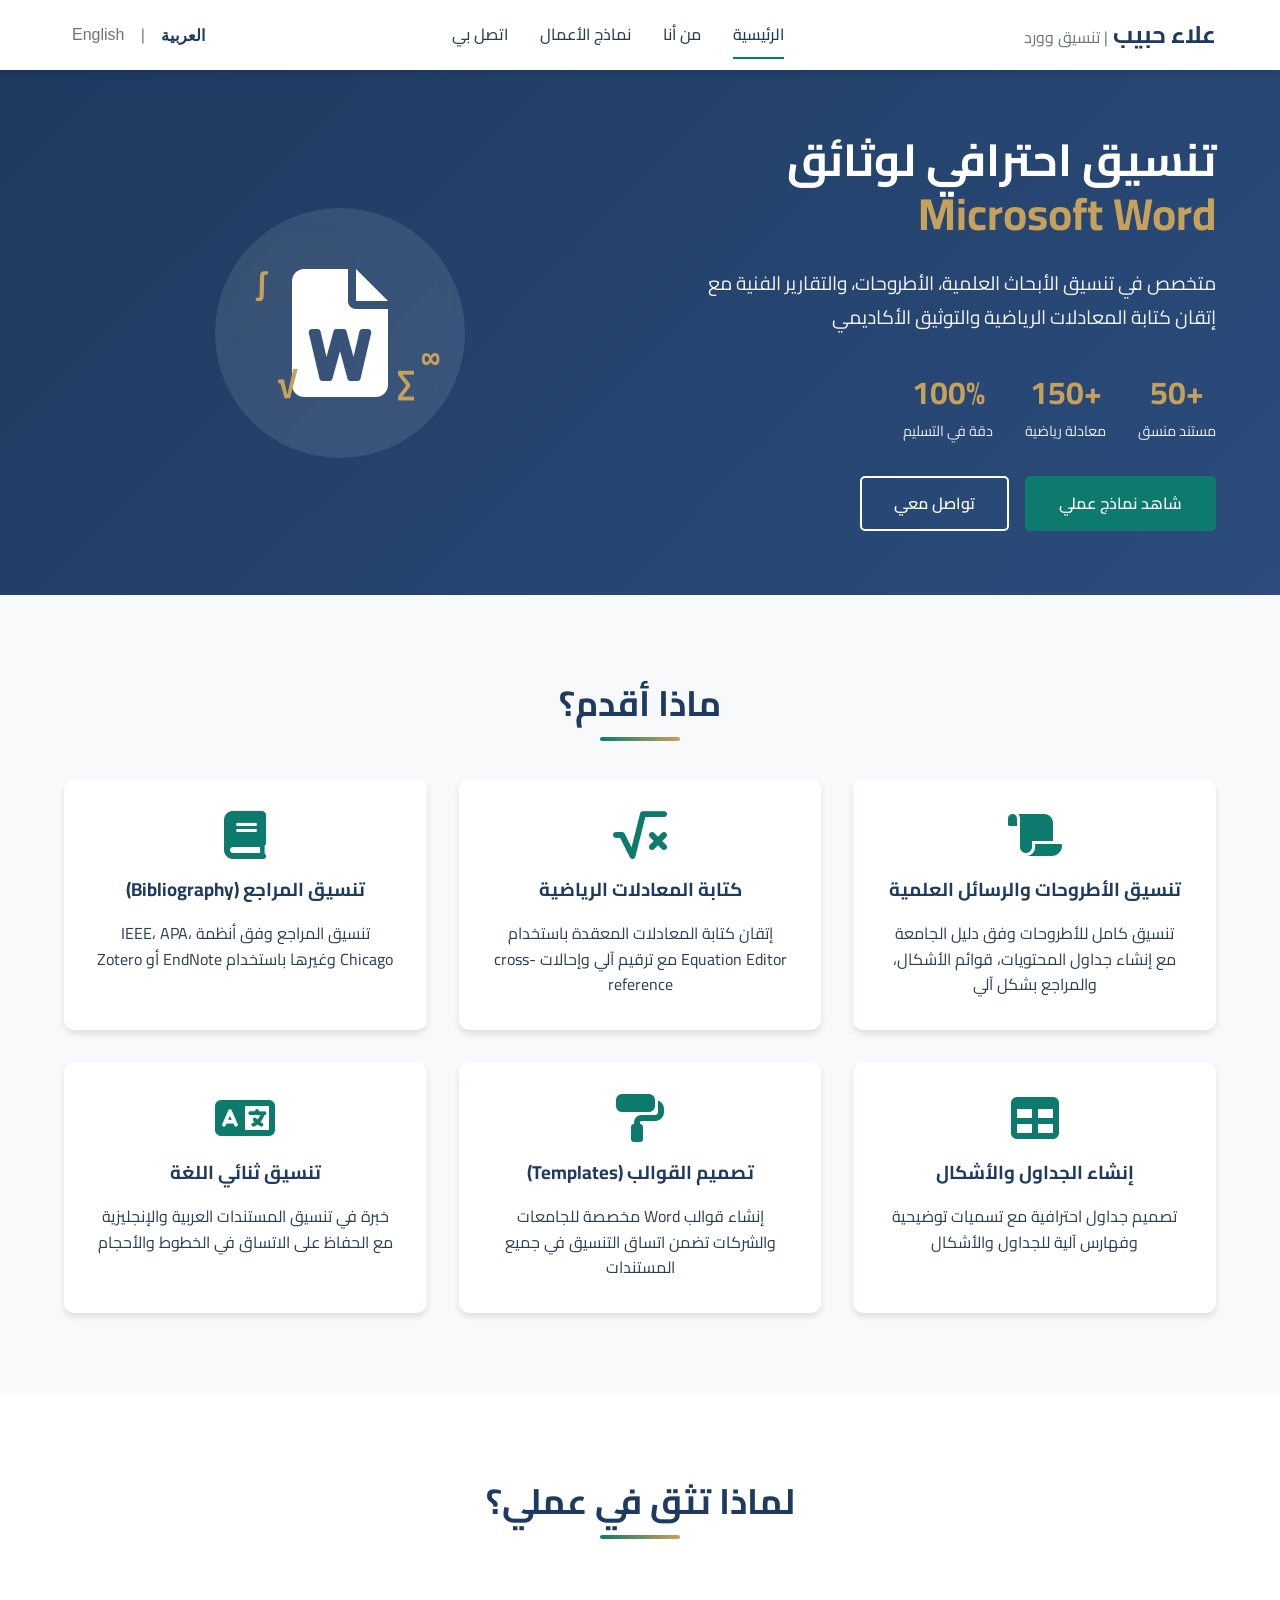
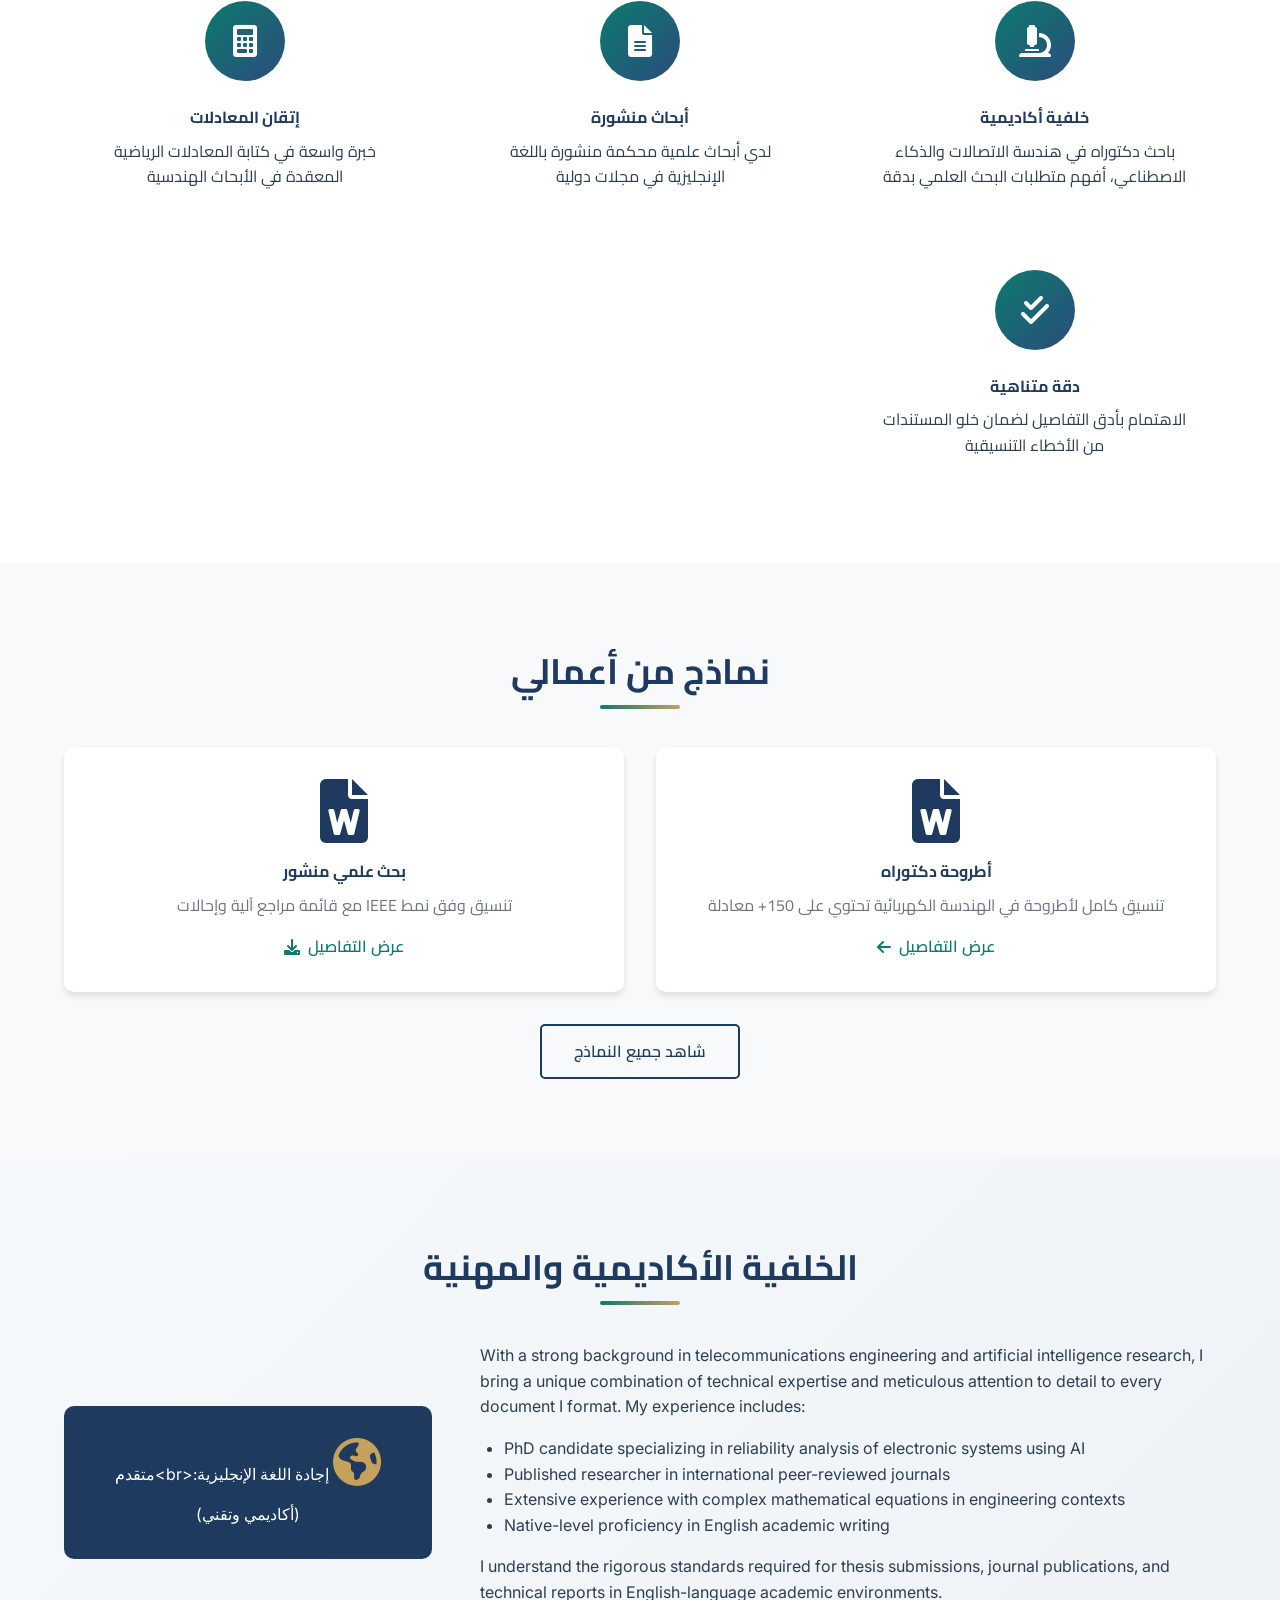
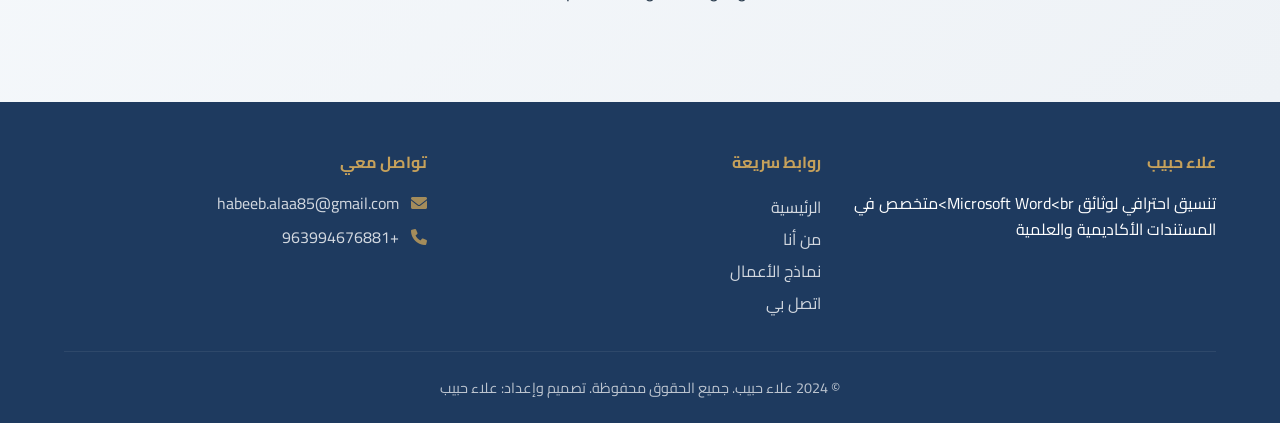
<file: index.html>
<!DOCTYPE html>
<html lang="ar" dir="rtl">
<head>
    <meta charset="UTF-8">
    <meta name="viewport" content="width=device-width, initial-scale=1.0">
    <title data-i18n="site_title">علاء حبيب | تنسيق احترافي لوثائق وورد</title>
    <meta name="description" content="خدمات تنسيق احترافية للمستندات الأكاديمية والعلمية باستخدام Microsoft Word">
    
    <!-- CSS Files -->
    <link rel="stylesheet" href="css/styles.css">
    
    <!-- Google Fonts -->
    <link rel="preconnect" href="https://fonts.googleapis.com">
    <link rel="preconnect" href="https://fonts.gstatic.com" crossorigin>
    <link href="https://fonts.googleapis.com/css2?family=Cairo:wght@400;500;600;700&family=Inter:wght@400;500;600&display=swap" rel="stylesheet">
    
    <!-- Font Awesome -->
    <link rel="stylesheet" href="https://cdnjs.cloudflare.com/ajax/libs/font-awesome/6.0.0/css/all.min.css">
</head>
<body>
    <!-- شريط التنقل -->
    <nav class="navbar">
        <div class="container">
            <div class="nav-brand">
                <a href="index.html">علاء حبيب <span class="brand-light" data-i18n="nav_brand_suffix">| تنسيق وورد</span></a>
            </div>
            <ul class="nav-menu">
                <li><a href="index.html" class="active" data-i18n="nav_home">الرئيسية</a></li>
                <li><a href="about.html" data-i18n="nav_about">من أنا</a></li>
                <li><a href="samples.html" data-i18n="nav_samples">نماذج الأعمال</a></li>
                <li><a href="contact.html" data-i18n="nav_contact">اتصل بي</a></li>
            </ul>
            <div class="nav-language">
                <button class="lang-btn active" data-lang="ar">العربية</button>
                <span class="lang-separator">|</span>
                <button class="lang-btn" data-lang="en">English</button>
            </div>
        </div>
    </nav>

    <!-- قسم الهيرو -->
    <header class="hero">
        <div class="container">
            <div class="hero-content">
                <h1><span data-i18n="hero_title_part1">تنسيق احترافي لوثائق</span> <span class="highlight" data-i18n="hero_title_part2">Microsoft Word</span></h1>
                <p class="hero-subtitle" data-i18n="hero_subtitle">متخصص في تنسيق الأبحاث العلمية، الأطروحات، والتقارير الفنية مع إتقان كتابة المعادلات الرياضية والتوثيق الأكاديمي</p>
                <div class="hero-stats">
                    <div class="stat-item">
                        <span class="stat-number">+50</span>
                        <span class="stat-label" data-i18n="stat_documents">مستند منسق</span>
                    </div>
                    <div class="stat-item">
                        <span class="stat-number">+150</span>
                        <span class="stat-label" data-i18n="stat_equations">معادلة رياضية</span>
                    </div>
                    <div class="stat-item">
                        <span class="stat-number">100%</span>
                        <span class="stat-label" data-i18n="stat_accuracy">دقة في التسليم</span>
                    </div>
                </div>
                <div class="hero-buttons">
                    <a href="samples.html" class="btn btn-primary" data-i18n="btn_samples">شاهد نماذج عملي</a>
                    <a href="contact.html" class="btn btn-secondary" data-i18n="btn_contact">تواصل معي</a>
                </div>
            </div>
            <div class="hero-image">
                <div class="word-icon">
                    <i class="fas fa-file-word"></i>
                    <div class="math-symbols">
                        <span class="math">∫</span>
                        <span class="math">∑</span>
                        <span class="math">√</span>
                        <span class="math">∞</span>
                    </div>
                </div>
            </div>
        </div>
    </header>

    <!-- قسم الخدمات -->
    <section class="services">
        <div class="container">
            <h2 class="section-title" data-i18n="services_title">ماذا أقدم؟</h2>
            <div class="services-grid">
                <div class="service-card">
                    <i class="fas fa-scroll"></i>
                    <h3 data-i18n="service1_title">تنسيق الأطروحات والرسائل العلمية</h3>
                    <p data-i18n="service1_desc">تنسيق كامل للأطروحات وفق دليل الجامعة مع إنشاء جداول المحتويات، قوائم الأشكال، والمراجع بشكل آلي</p>
                </div>
                <div class="service-card">
                    <i class="fas fa-square-root-alt"></i>
                    <h3 data-i18n="service2_title">كتابة المعادلات الرياضية</h3>
                    <p data-i18n="service2_desc">إتقان كتابة المعادلات المعقدة باستخدام Equation Editor مع ترقيم آلي وإحالات cross-reference</p>
                </div>
                <div class="service-card">
                    <i class="fas fa-book"></i>
                    <h3 data-i18n="service3_title">تنسيق المراجع (Bibliography)</h3>
                    <p data-i18n="service3_desc">تنسيق المراجع وفق أنظمة IEEE، APA، Chicago وغيرها باستخدام EndNote أو Zotero</p>
                </div>
                <div class="service-card">
                    <i class="fas fa-table"></i>
                    <h3 data-i18n="service4_title">إنشاء الجداول والأشكال</h3>
                    <p data-i18n="service4_desc">تصميم جداول احترافية مع تسميات توضيحية وفهارس آلية للجداول والأشكال</p>
                </div>
                <div class="service-card">
                    <i class="fas fa-paint-roller"></i>
                    <h3 data-i18n="service5_title">تصميم القوالب (Templates)</h3>
                    <p data-i18n="service5_desc">إنشاء قوالب Word مخصصة للجامعات والشركات تضمن اتساق التنسيق في جميع المستندات</p>
                </div>
                <div class="service-card">
                    <i class="fas fa-language"></i>
                    <h3 data-i18n="service6_title">تنسيق ثنائي اللغة</h3>
                    <p data-i18n="service6_desc">خبرة في تنسيق المستندات العربية والإنجليزية مع الحفاظ على الاتساق في الخطوط والأحجام</p>
                </div>
            </div>
        </div>
    </section>

    <!-- قسم إظهار المهارات -->
    <section class="skills-showcase">
        <div class="container">
            <h2 class="section-title" data-i18n="showcase_title">لماذا تثق في عملي؟</h2>
            <div class="showcase-grid">
                <div class="showcase-item">
                    <div class="showcase-icon">
                        <i class="fas fa-microscope"></i>
                    </div>
                    <h4 data-i18n="showcase1_title">خلفية أكاديمية</h4>
                    <p data-i18n="showcase1_desc">باحث دكتوراه في هندسة الاتصالات والذكاء الاصطناعي، أفهم متطلبات البحث العلمي بدقة</p>
                </div>
                <div class="showcase-item">
                    <div class="showcase-icon">
                        <i class="fas fa-file-alt"></i>
                    </div>
                    <h4 data-i18n="showcase2_title">أبحاث منشورة</h4>
                    <p data-i18n="showcase2_desc">لدي أبحاث علمية محكمة منشورة باللغة الإنجليزية في مجلات دولية</p>
                </div>
                <div class="showcase-item">
                    <div class="showcase-icon">
                        <i class="fas fa-calculator"></i>
                    </div>
                    <h4 data-i18n="showcase3_title">إتقان المعادلات</h4>
                    <p data-i18n="showcase3_desc">خبرة واسعة في كتابة المعادلات الرياضية المعقدة في الأبحاث الهندسية</p>
                </div>
                <div class="showcase-item">
                    <div class="showcase-icon">
                        <i class="fas fa-check-double"></i>
                    </div>
                    <h4 data-i18n="showcase4_title">دقة متناهية</h4>
                    <p data-i18n="showcase4_desc">الاهتمام بأدق التفاصيل لضمان خلو المستندات من الأخطاء التنسيقية</p>
                </div>
            </div>
        </div>
    </section>

    <!-- قسم معاينة سريعة للعينات (بعد التعديل) -->
    <section class="featured-samples">
        <div class="container">
            <h2 class="section-title" data-i18n="samples_title">نماذج من أعمالي</h2>
            <div class="samples-preview">
                <!-- نموذج 1: أطروحة دكتوراه -->
                <div class="sample-preview-card">
                    <div class="sample-icon"><i class="fas fa-file-word"></i></div>
                    <h4 data-i18n="sample1_title">أطروحة دكتوراه</h4>
                    <p data-i18n="sample1_desc">تنسيق كامل لأطروحة في الهندسة الكهربائية تحتوي على 150+ معادلة</p>
                    <a href="sample-1.html" class="read-more"><span data-i18n="read_more">عرض التفاصيل</span> <i class="fas fa-arrow-left"></i></a>
                </div>
                
                <!-- نموذج 2: بحث علمي منشور (الرابط المعدل) -->
                <div class="sample-preview-card">
                    <div class="sample-icon"><i class="fas fa-file-word"></i></div>
                    <h4 data-i18n="sample2_title">بحث علمي منشور</h4>
                    <p data-i18n="sample2_desc">تنسيق وفق نمط IEEE مع قائمة مراجع آلية وإحالات</p>
                    <a href="files/sample-report.docx" class="read-more" download><span data-i18n="read_more">تحميل النموذج</span> <i class="fas fa-download"></i></a>
                </div>
            </div>
            <div class="center-button">
                <a href="samples.html" class="btn btn-outline" data-i18n="all_samples">شاهد جميع النماذج</a>
            </div>
        </div>
    </section>

    <!-- قسم اللغة الإنجليزية -->
    <section class="english-section">
        <div class="container">
            <h2 class="section-title" data-i18n="english_section_title">Academic & Professional Background</h2>
            <div class="english-content">
                <div class="english-text" data-i18n-html="english_text">
                    <p>With a strong background in telecommunications engineering and artificial intelligence research, I bring a unique combination of technical expertise and meticulous attention to detail to every document I format. My experience includes:</p>
                    <ul>
                        <li>PhD candidate specializing in reliability analysis of electronic systems using AI</li>
                        <li>Published researcher in international peer-reviewed journals</li>
                        <li>Extensive experience with complex mathematical equations in engineering contexts</li>
                        <li>Native-level proficiency in English academic writing</li>
                    </ul>
                    <p>I understand the rigorous standards required for thesis submissions, journal publications, and technical reports in English-language academic environments.</p>
                </div>
                <div class="english-badge">
                    <i class="fas fa-globe-americas"></i>
                    <span data-i18n="english_badge">English Proficiency:<br>Advanced (Academic & Technical)</span>
                </div>
            </div>
        </div>
    </section>

    <!-- تذييل الصفحة -->
    <footer class="footer">
        <div class="container">
            <div class="footer-content">
                <div class="footer-info">
                    <h4>علاء حبيب</h4>
                    <p data-i18n="footer_info">تنسيق احترافي لوثائق Microsoft Word<br>متخصص في المستندات الأكاديمية والعلمية</p>
                </div>
                <div class="footer-links">
                    <h4 data-i18n="quick_links">روابط سريعة</h4>
                    <ul>
                        <li><a href="index.html" data-i18n="nav_home">الرئيسية</a></li>
                        <li><a href="about.html" data-i18n="nav_about">من أنا</a></li>
                        <li><a href="samples.html" data-i18n="nav_samples">نماذج الأعمال</a></li>
                        <li><a href="contact.html" data-i18n="nav_contact">اتصل بي</a></li>
                    </ul>
                </div>
                <div class="footer-contact">
                    <h4 data-i18n="contact_me">تواصل معي</h4>
                    <p><i class="fas fa-envelope"></i> habeeb.alaa85@gmail.com</p>
                    <p><i class="fas fa-phone"></i> +963994676881</p>
                </div>
            </div>
            <div class="footer-bottom">
                <p data-i18n="copyright">© 2024 علاء حبيب. جميع الحقوق محفوظة. تصميم وإعداد: علاء حبيب</p>
            </div>
        </div>
    </footer>

    <!-- JavaScript Files -->
    <script src="js/translations.js"></script>
    <script src="js/main.js"></script>
</body>
</html>
</file>
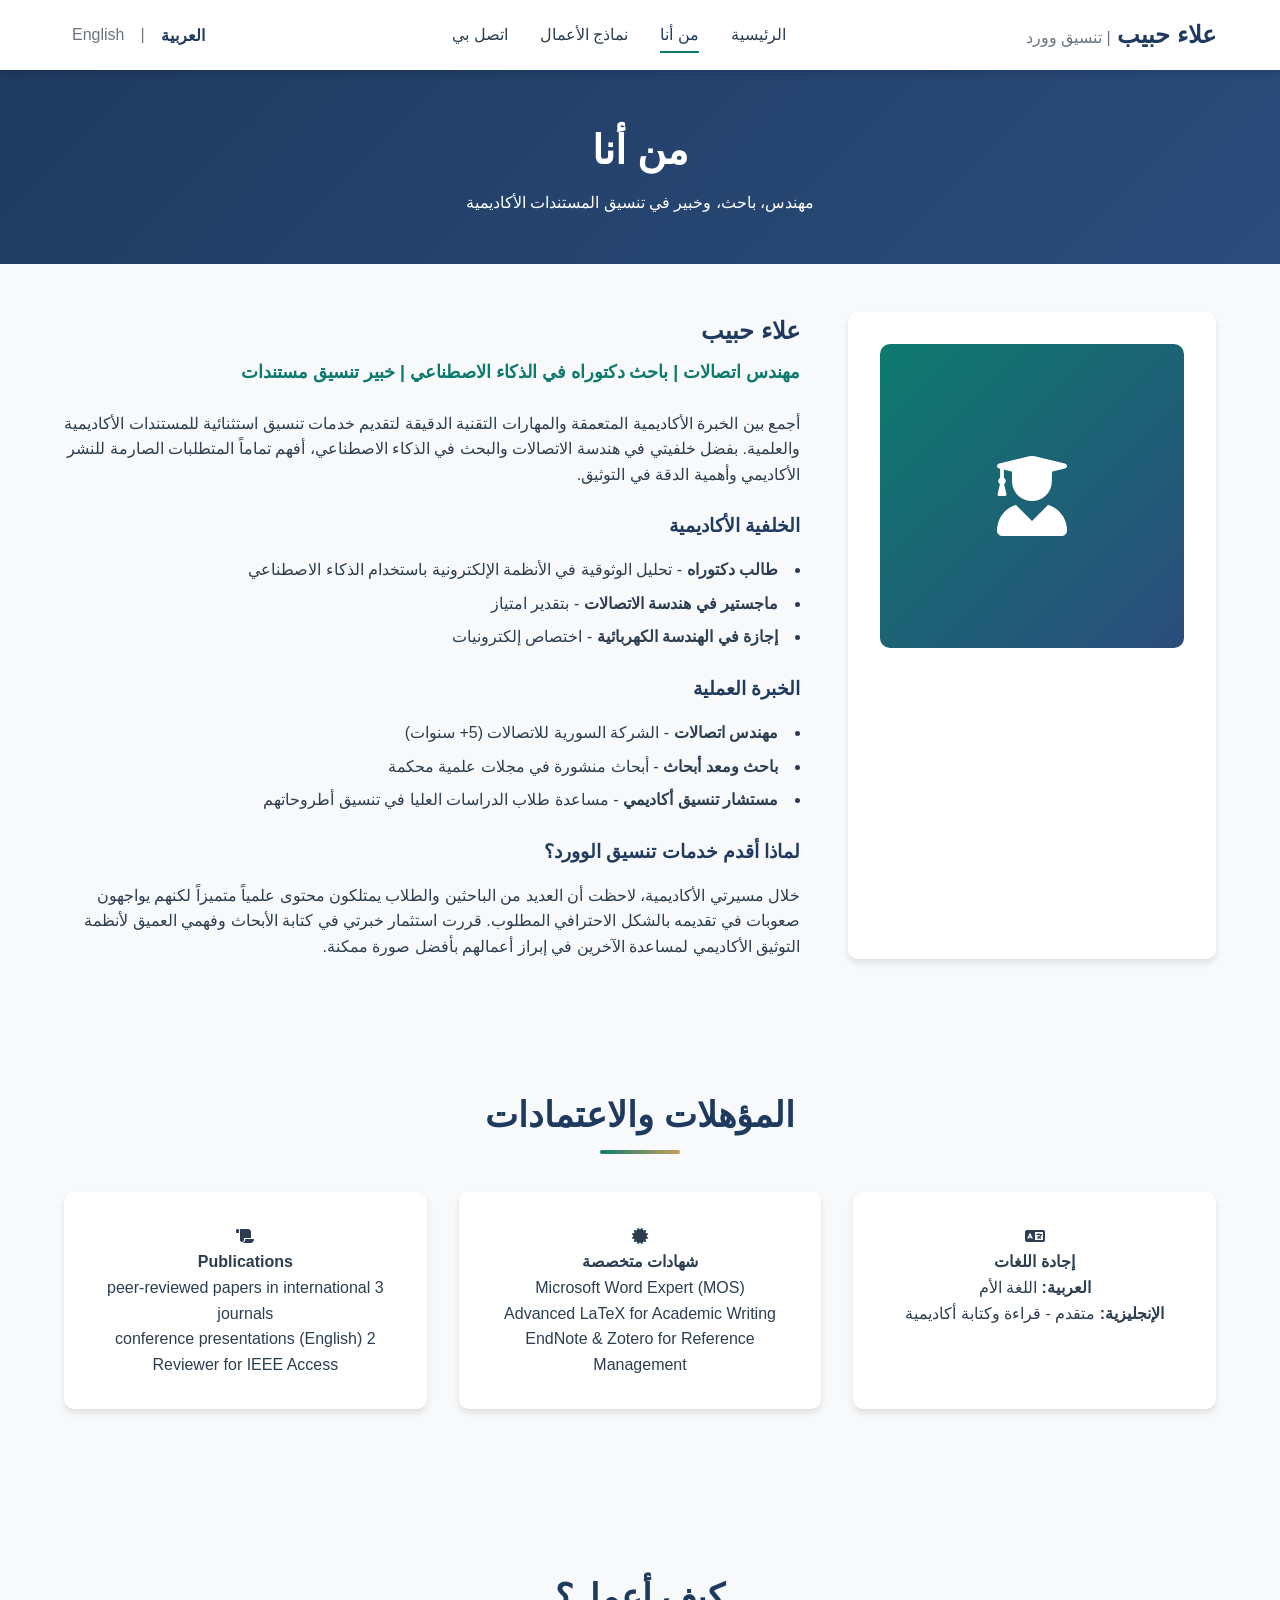
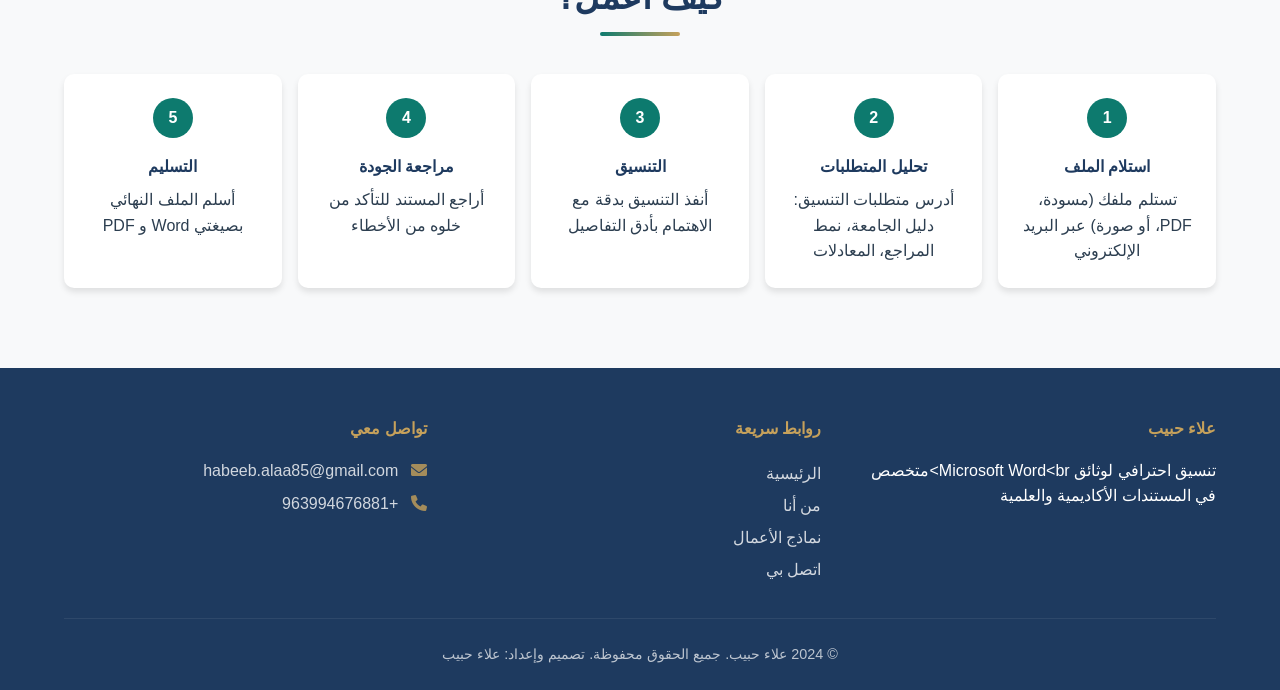
<file: about.html>
<!DOCTYPE html>
<html lang="ar" dir="rtl">
<head>
    <meta charset="UTF-8">
    <meta name="viewport" content="width=device-width, initial-scale=1.0">
    <title data-i18n="about_title">من أنا - علاء حبيب | تنسيق وورد</title>
    <link rel="stylesheet" href="css/styles.css">
    <link rel="stylesheet" href="https://cdnjs.cloudflare.com/ajax/libs/font-awesome/6.0.0/css/all.min.css">
</head>
<body>
    <nav class="navbar">
        <div class="container">
            <div class="nav-brand">
                <a href="index.html">علاء حبيب <span class="brand-light" data-i18n="nav_brand_suffix">| تنسيق وورد</span></a>
            </div>
            <ul class="nav-menu">
                <li><a href="index.html" data-i18n="nav_home">الرئيسية</a></li>
                <li><a href="about.html" class="active" data-i18n="nav_about">من أنا</a></li>
                <li><a href="samples.html" data-i18n="nav_samples">نماذج الأعمال</a></li>
                <li><a href="contact.html" data-i18n="nav_contact">اتصل بي</a></li>
            </ul>
            <div class="nav-language">
                <button class="lang-btn active" data-lang="ar">العربية</button>
                <span class="lang-separator">|</span>
                <button class="lang-btn" data-lang="en">English</button>
            </div>
        </div>
    </nav>

    <section class="page-header">
        <div class="container">
            <h1 data-i18n="about_page_title">من أنا</h1>
            <p data-i18n="about_page_subtitle">مهندس، باحث، وخبير في تنسيق المستندات الأكاديمية</p>
        </div>
    </section>

    <section class="about-content">
        <div class="container">
            <div class="about-grid">
                <div class="about-image">
                    <div class="profile-placeholder">
                        <i class="fas fa-user-graduate"></i>
                    </div>
                </div>
                <div class="about-text">
                    <h2>علاء حبيب</h2>
                    <p class="title-tag" data-i18n="about_title_tag">مهندس اتصالات | باحث دكتوراه في الذكاء الاصطناعي | خبير تنسيق مستندات</p>
                    
                    <p data-i18n="about_para1">أجمع بين الخبرة الأكاديمية المتعمقة والمهارات التقنية الدقيقة لتقديم خدمات تنسيق استثنائية للمستندات الأكاديمية والعلمية. بفضل خلفيتي في هندسة الاتصالات والبحث في الذكاء الاصطناعي، أفهم تماماً المتطلبات الصارمة للنشر الأكاديمي وأهمية الدقة في التوثيق.</p>
                    
                    <h3 data-i18n="about_academic_title">الخلفية الأكاديمية</h3>
                    <ul>
                        <li><strong data-i18n="about_phd">طالب دكتوراه</strong> <span data-i18n="about_phd_desc">- تحليل الوثوقية في الأنظمة الإلكترونية باستخدام الذكاء الاصطناعي</span></li>
                        <li><strong data-i18n="about_master">ماجستير في هندسة الاتصالات</strong> <span data-i18n="about_master_desc">- بتقدير امتياز</span></li>
                        <li><strong data-i18n="about_bachelor">إجازة في الهندسة الكهربائية</strong> <span data-i18n="about_bachelor_desc">- اختصاص إلكترونيات</span></li>
                    </ul>
                    
                    <h3 data-i18n="about_experience_title">الخبرة العملية</h3>
                    <ul>
                        <li><strong data-i18n="about_exp1_title">مهندس اتصالات</strong> <span data-i18n="about_exp1_desc">- الشركة السورية للاتصالات (5+ سنوات)</span></li>
                        <li><strong data-i18n="about_exp2_title">باحث ومعد أبحاث</strong> <span data-i18n="about_exp2_desc">- أبحاث منشورة في مجلات علمية محكمة</span></li>
                        <li><strong data-i18n="about_exp3_title">مستشار تنسيق أكاديمي</strong> <span data-i18n="about_exp3_desc">- مساعدة طلاب الدراسات العليا في تنسيق أطروحاتهم</span></li>
                    </ul>
                    
                    <h3 data-i18n="about_why_title">لماذا أقدم خدمات تنسيق الوورد؟</h3>
                    <p data-i18n="about_why_desc">خلال مسيرتي الأكاديمية، لاحظت أن العديد من الباحثين والطلاب يمتلكون محتوى علمياً متميزاً لكنهم يواجهون صعوبات في تقديمه بالشكل الاحترافي المطلوب. قررت استثمار خبرتي في كتابة الأبحاث وفهمي العميق لأنظمة التوثيق الأكاديمي لمساعدة الآخرين في إبراز أعمالهم بأفضل صورة ممكنة.</p>
                </div>
            </div>
        </div>
    </section>

    <section class="credentials">
        <div class="container">
            <h2 class="section-title" data-i18n="credentials_title">المؤهلات والاعتمادات</h2>
            <div class="credentials-grid">
                <div class="credential-card">
                    <i class="fas fa-language"></i>
                    <h4 data-i18n="cred_lang_title">إجادة اللغات</h4>
                    <p><strong data-i18n="arabic">العربية:</strong> <span data-i18n="arabic_level">اللغة الأم</span></p>
                    <p><strong data-i18n="english">الإنجليزية:</strong> <span data-i18n="english_level">متقدم - قراءة وكتابة أكاديمية</span></p>
                </div>
                <div class="credential-card">
                    <i class="fas fa-certificate"></i>
                    <h4 data-i18n="cred_cert_title">شهادات متخصصة</h4>
                    <p data-i18n="cert1">Microsoft Word Expert (MOS)</p>
                    <p data-i18n="cert2">Advanced LaTeX for Academic Writing</p>
                    <p data-i18n="cert3">EndNote & Zotero for Reference Management</p>
                </div>
                <div class="credential-card">
                    <i class="fas fa-scroll"></i>
                    <h4 data-i18n="cred_pub_title">Publications</h4>
                    <p data-i18n="pub1">3 peer-reviewed papers in international journals</p>
                    <p data-i18n="pub2">2 conference presentations (English)</p>
                    <p data-i18n="pub3">Reviewer for IEEE Access</p>
                </div>
            </div>
        </div>
    </section>

    <section class="work-process">
        <div class="container">
            <h2 class="section-title" data-i18n="process_title">كيف أعمل؟</h2>
            <div class="process-steps">
                <div class="step">
                    <div class="step-number">1</div>
                    <h4 data-i18n="step1_title">استلام الملف</h4>
                    <p data-i18n="step1_desc">تستلم ملفك (مسودة، PDF، أو صورة) عبر البريد الإلكتروني</p>
                </div>
                <div class="step">
                    <div class="step-number">2</div>
                    <h4 data-i18n="step2_title">تحليل المتطلبات</h4>
                    <p data-i18n="step2_desc">أدرس متطلبات التنسيق: دليل الجامعة، نمط المراجع، المعادلات</p>
                </div>
                <div class="step">
                    <div class="step-number">3</div>
                    <h4 data-i18n="step3_title">التنسيق</h4>
                    <p data-i18n="step3_desc">أنفذ التنسيق بدقة مع الاهتمام بأدق التفاصيل</p>
                </div>
                <div class="step">
                    <div class="step-number">4</div>
                    <h4 data-i18n="step4_title">مراجعة الجودة</h4>
                    <p data-i18n="step4_desc">أراجع المستند للتأكد من خلوه من الأخطاء</p>
                </div>
                <div class="step">
                    <div class="step-number">5</div>
                    <h4 data-i18n="step5_title">التسليم</h4>
                    <p data-i18n="step5_desc">أسلم الملف النهائي بصيغتي Word و PDF</p>
                </div>
            </div>
        </div>
    </section>

    <footer class="footer">
        <div class="container">
            <div class="footer-content">
                <div class="footer-info">
                    <h4>علاء حبيب</h4>
                    <p data-i18n="footer_info">تنسيق احترافي لوثائق Microsoft Word<br>متخصص في المستندات الأكاديمية والعلمية</p>
                </div>
                <div class="footer-links">
                    <h4 data-i18n="quick_links">روابط سريعة</h4>
                    <ul>
                        <li><a href="index.html" data-i18n="nav_home">الرئيسية</a></li>
                        <li><a href="about.html" data-i18n="nav_about">من أنا</a></li>
                        <li><a href="samples.html" data-i18n="nav_samples">نماذج الأعمال</a></li>
                        <li><a href="contact.html" data-i18n="nav_contact">اتصل بي</a></li>
                    </ul>
                </div>
                <div class="footer-contact">
                    <h4 data-i18n="contact_me">تواصل معي</h4>
                    <p><i class="fas fa-envelope"></i> habeeb.alaa85@gmail.com</p>
                    <p><i class="fas fa-phone"></i> +963994676881</p>
                </div>
            </div>
            <div class="footer-bottom">
                <p data-i18n="copyright">© 2024 علاء حبيب. جميع الحقوق محفوظة. تصميم وإعداد: علاء حبيب</p>
            </div>
        </div>
    </footer>

    <script src="js/translations.js"></script>
    <script src="js/main.js"></script>
</body>
</html>
</file>
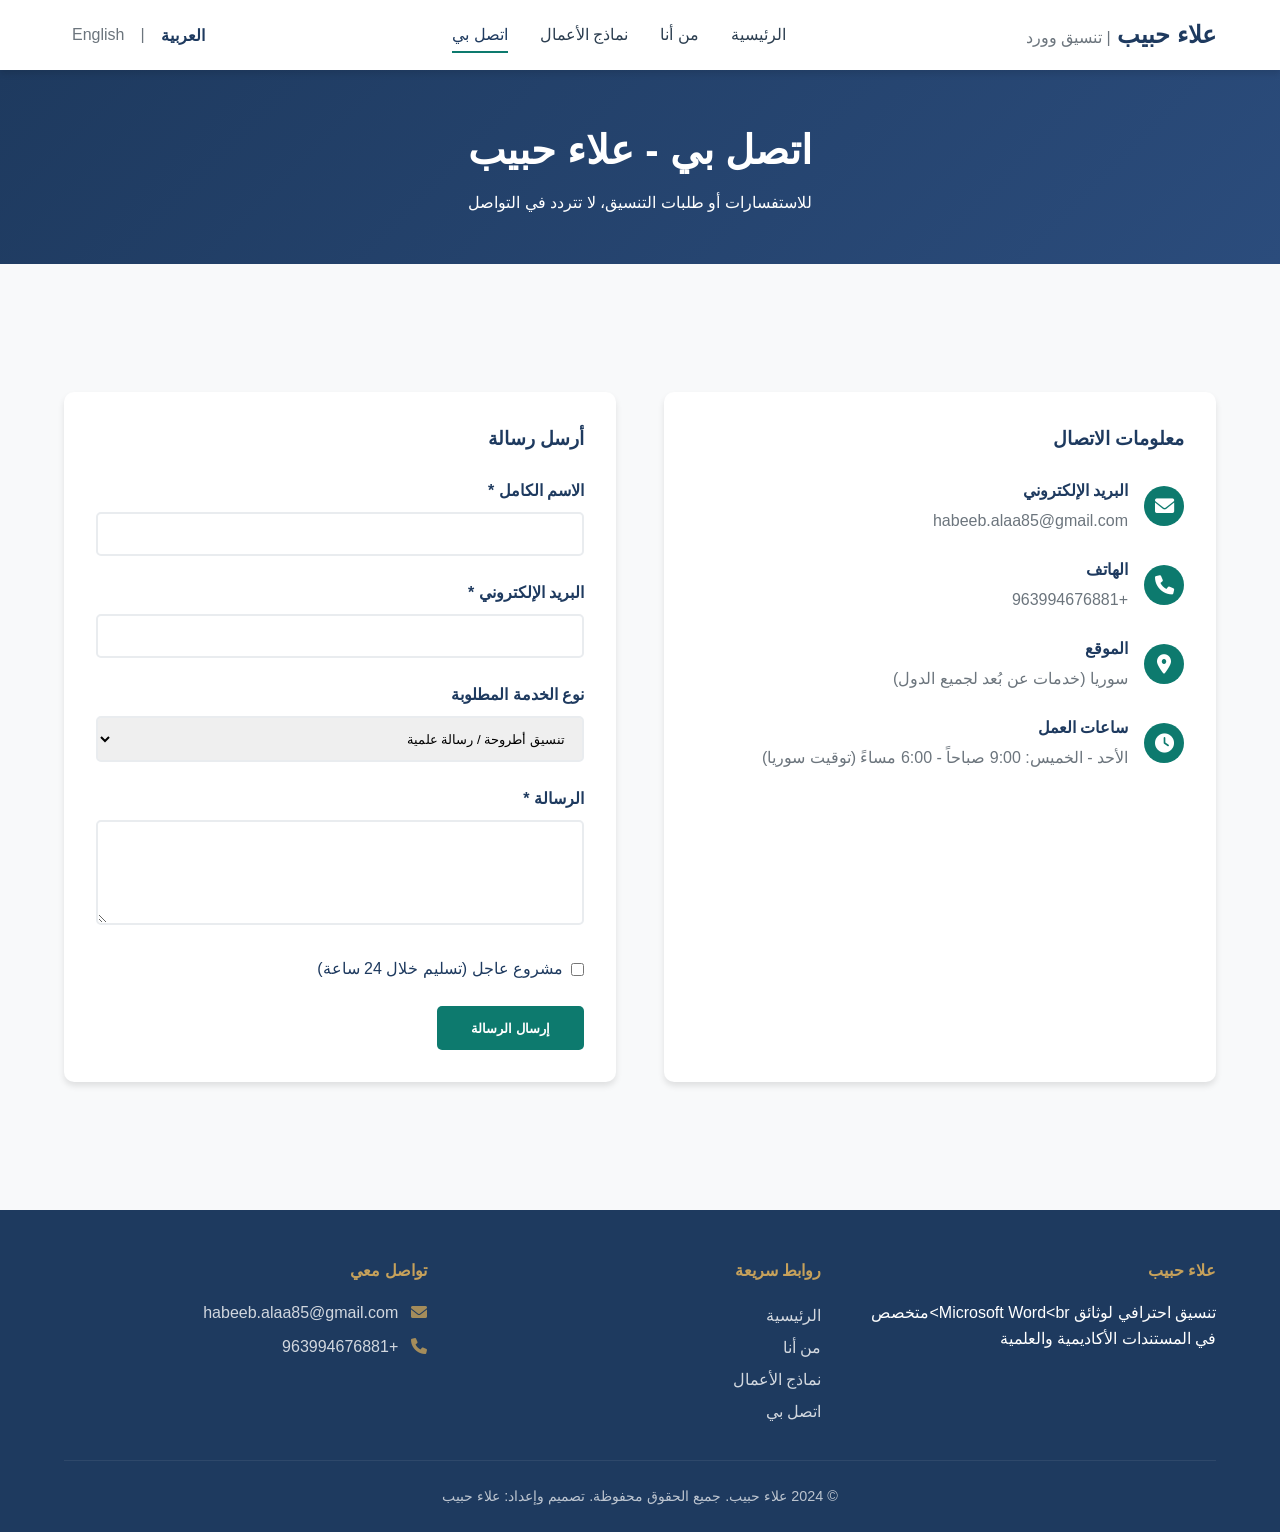
<file: contact.html>
<!DOCTYPE html>
<html lang="ar" dir="rtl">
<head>
    <meta charset="UTF-8">
    <meta name="viewport" content="width=device-width, initial-scale=1.0">
    <title data-i18n="contact_page_title">اتصل بي - علاء حبيب</title>
    <link rel="stylesheet" href="css/styles.css">
    <link rel="stylesheet" href="https://cdnjs.cloudflare.com/ajax/libs/font-awesome/6.0.0/css/all.min.css">
</head>
<body>
    <nav class="navbar">
        <div class="container">
            <div class="nav-brand">
                <a href="index.html">علاء حبيب <span class="brand-light" data-i18n="nav_brand_suffix">| تنسيق وورد</span></a>
            </div>
            <ul class="nav-menu">
                <li><a href="index.html" data-i18n="nav_home">الرئيسية</a></li>
                <li><a href="about.html" data-i18n="nav_about">من أنا</a></li>
                <li><a href="samples.html" data-i18n="nav_samples">نماذج الأعمال</a></li>
                <li><a href="contact.html" class="active" data-i18n="nav_contact">اتصل بي</a></li>
            </ul>
            <div class="nav-language">
                <button class="lang-btn active" data-lang="ar">العربية</button>
                <span class="lang-separator">|</span>
                <button class="lang-btn" data-lang="en">English</button>
            </div>
        </div>
    </nav>

    <section class="page-header">
        <div class="container">
            <h1 data-i18n="contact_page_title">اتصل بي</h1>
            <p data-i18n="contact_page_subtitle">للاستفسارات أو طلبات التنسيق، لا تتردد في التواصل</p>
        </div>
    </section>

    <section class="contact-section">
        <div class="container">
            <div class="contact-grid">
                <div class="contact-info">
                    <h3 data-i18n="contact_info_title">معلومات الاتصال</h3>
                    
                    <div class="contact-detail">
                        <i class="fas fa-envelope"></i>
                        <div>
                            <h4 data-i18n="email">البريد الإلكتروني</h4>
                            <p>habeeb.alaa85@gmail.com</p>
                        </div>
                    </div>
                    
                    <div class="contact-detail">
                        <i class="fas fa-phone"></i>
                        <div>
                            <h4 data-i18n="phone">الهاتف</h4>
                            <p>+963994676881</p>
                        </div>
                    </div>
                    
                    <div class="contact-detail">
                        <i class="fas fa-map-marker-alt"></i>
                        <div>
                            <h4 data-i18n="location">الموقع</h4>
                            <p data-i18n="location_desc">سوريا (خدمات عن بُعد لجميع الدول)</p>
                        </div>
                    </div>
                    
                    <div class="contact-detail">
                        <i class="fas fa-clock"></i>
                        <div>
                            <h4 data-i18n="working_hours">ساعات العمل</h4>
                            <p data-i18n="working_hours_desc">الأحد - الخميس: 9:00 صباحاً - 6:00 مساءً (توقيت سوريا)</p>
                        </div>
                    </div>
                </div>
                
                <div class="contact-form">
                    <h3 data-i18n="send_message">أرسل رسالة</h3>
                    <form id="contactForm">
                        <div class="form-group">
                            <label for="name" data-i18n="name">الاسم الكامل *</label>
                            <input type="text" id="name" name="name" required>
                        </div>
                        
                        <div class="form-group">
                            <label for="email" data-i18n="email_address">البريد الإلكتروني *</label>
                            <input type="email" id="email" name="email" required>
                        </div>
                        
                        <div class="form-group">
                            <label for="service" data-i18n="service_type">نوع الخدمة المطلوبة</label>
                            <select id="service" name="service">
                                <option value="thesis" data-i18n="service_thesis">تنسيق أطروحة / رسالة علمية</option>
                                <option value="paper" data-i18n="service_paper">تنسيق بحث علمي</option>
                                <option value="report" data-i18n="service_report">تنسيق تقرير فني</option>
                                <option value="template" data-i18n="service_template">تصميم قالب Word</option>
                                <option value="other" data-i18n="service_other">أخرى</option>
                            </select>
                        </div>
                        
                        <div class="form-group">
                            <label for="message" data-i18n="message">الرسالة *</label>
                            <textarea id="message" name="message" rows="5" required></textarea>
                        </div>
                        
                        <div class="form-group checkbox-group">
                            <input type="checkbox" id="urgent" name="urgent">
                            <label for="urgent" data-i18n="urgent">مشروع عاجل (تسليم خلال 24 ساعة)</label>
                        </div>
                        
                        <button type="submit" class="btn btn-primary" data-i18n="send_button">إرسال الرسالة</button>
                    </form>
                </div>
            </div>
        </div>
    </section>

    <footer class="footer">
        <div class="container">
            <div class="footer-content">
                <div class="footer-info">
                    <h4>علاء حبيب</h4>
                    <p data-i18n="footer_info">تنسيق احترافي لوثائق Microsoft Word<br>متخصص في المستندات الأكاديمية والعلمية</p>
                </div>
                <div class="footer-links">
                    <h4 data-i18n="quick_links">روابط سريعة</h4>
                    <ul>
                        <li><a href="index.html" data-i18n="nav_home">الرئيسية</a></li>
                        <li><a href="about.html" data-i18n="nav_about">من أنا</a></li>
                        <li><a href="samples.html" data-i18n="nav_samples">نماذج الأعمال</a></li>
                        <li><a href="contact.html" data-i18n="nav_contact">اتصل بي</a></li>
                    </ul>
                </div>
                <div class="footer-contact">
                    <h4 data-i18n="contact_me">تواصل معي</h4>
                    <p><i class="fas fa-envelope"></i> habeeb.alaa85@gmail.com</p>
                    <p><i class="fas fa-phone"></i> +963994676881</p>
                </div>
            </div>
            <div class="footer-bottom">
                <p data-i18n="copyright">© 2024 علاء حبيب. جميع الحقوق محفوظة. تصميم وإعداد: علاء حبيب</p>
            </div>
        </div>
    </footer>

    <script src="js/translations.js"></script>
    <script src="js/main.js"></script>
</body>
</html>
</file>
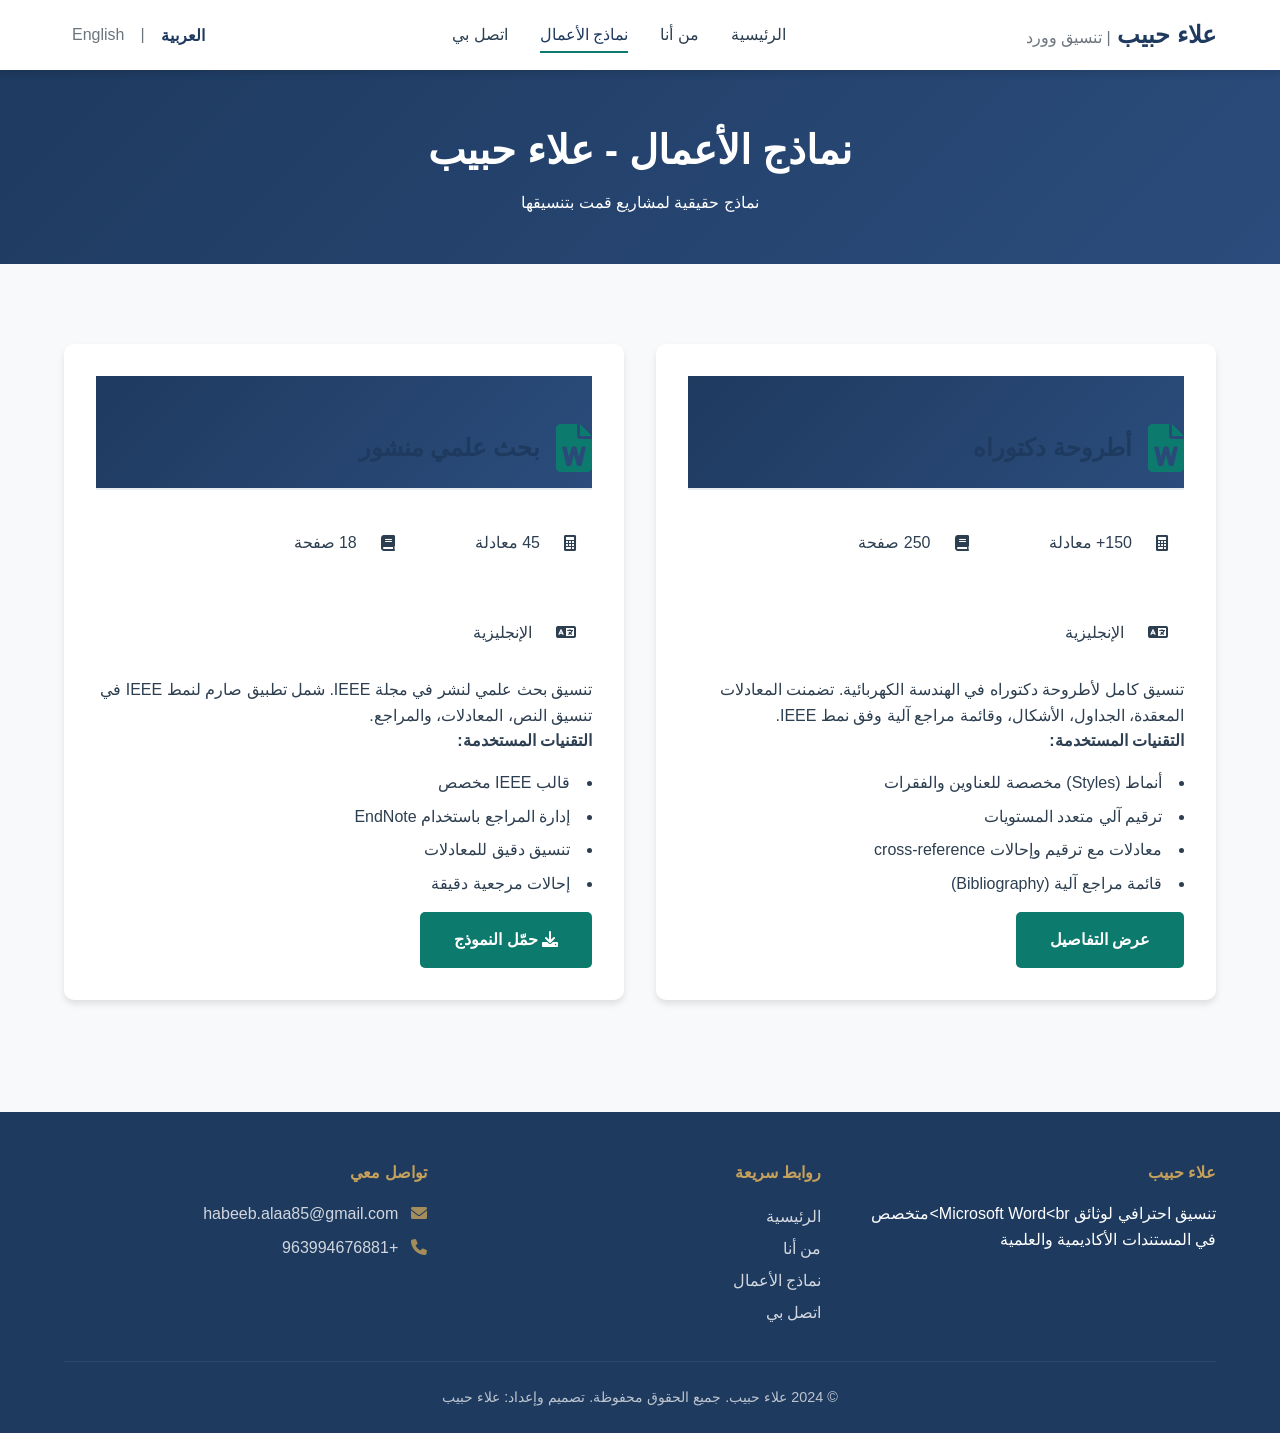
<file: samples.html>
<!DOCTYPE html>
<html lang="ar" dir="rtl">
<head>
    <meta charset="UTF-8">
    <meta name="viewport" content="width=device-width, initial-scale=1.0">
    <title data-i18n="samples_page_title">نماذج الأعمال - علاء حبيب</title>
    <link rel="stylesheet" href="css/styles.css">
    <link rel="stylesheet" href="https://cdnjs.cloudflare.com/ajax/libs/font-awesome/6.0.0/css/all.min.css">
</head>
<body>
    <nav class="navbar">
        <div class="container">
            <div class="nav-brand">
                <a href="index.html">علاء حبيب <span class="brand-light" data-i18n="nav_brand_suffix">| تنسيق وورد</span></a>
            </div>
            <ul class="nav-menu">
                <li><a href="index.html" data-i18n="nav_home">الرئيسية</a></li>
                <li><a href="about.html" data-i18n="nav_about">من أنا</a></li>
                <li><a href="samples.html" class="active" data-i18n="nav_samples">نماذج الأعمال</a></li>
                <li><a href="contact.html" data-i18n="nav_contact">اتصل بي</a></li>
            </ul>
            <div class="nav-language">
                <button class="lang-btn active" data-lang="ar">العربية</button>
                <span class="lang-separator">|</span>
                <button class="lang-btn" data-lang="en">English</button>
            </div>
        </div>
    </nav>

    <section class="page-header">
        <div class="container">
            <h1 data-i18n="samples_page_title">نماذج الأعمال</h1>
            <p data-i18n="samples_page_subtitle">نماذج حقيقية لمشاريع قمت بتنسيقها</p>
        </div>
    </section>

    <!-- صفحة العينات الكاملة - بعد التعديل -->
    <section class="all-samples">
        <div class="container">
            <div class="samples-grid">
                <!-- نموذج 1: أطروحة دكتوراه -->
                <div class="sample-full-card">
                    <div class="sample-header">
                        <i class="fas fa-file-word fa-3x"></i>
                        <h2 data-i18n="sample1_title">أطروحة دكتوراه</h2>
                    </div>
                    <div class="sample-body">
                        <div class="sample-meta">
                            <span><i class="fas fa-calculator"></i> <span data-i18n="sample1_equations">150+ معادلة</span></span>
                            <span><i class="fas fa-book"></i> <span data-i18n="sample1_pages">250 صفحة</span></span>
                            <span><i class="fas fa-language"></i> <span data-i18n="sample1_lang">الإنجليزية</span></span>
                        </div>
                        <p data-i18n="sample1_full_desc">تنسيق كامل لأطروحة دكتوراه في الهندسة الكهربائية. تضمنت المعادلات المعقدة، الجداول، الأشكال، وقائمة مراجع آلية وفق نمط IEEE.</p>
                        <h4 data-i18n="techniques_used">التقنيات المستخدمة:</h4>
                        <ul>
                            <li data-i18n="sample1_tech1">أنماط (Styles) مخصصة للعناوين والفقرات</li>
                            <li data-i18n="sample1_tech2">ترقيم آلي متعدد المستويات</li>
                            <li data-i18n="sample1_tech3">معادلات مع ترقيم وإحالات cross-reference</li>
                            <li data-i18n="sample1_tech4">قائمة مراجع آلية (Bibliography)</li>
                        </ul>
                        <a href="sample-1.html" class="btn btn-primary" data-i18n="view_details">عرض التفاصيل</a>
                    </div>
                </div>

                <!-- نموذج 2: بحث علمي منشور (الرابط المعدل) -->
                <div class="sample-full-card">
                    <div class="sample-header">
                        <i class="fas fa-file-word fa-3x"></i>
                        <h2 data-i18n="sample2_title">بحث علمي منشور</h2>
                    </div>
                    <div class="sample-body">
                        <div class="sample-meta">
                            <span><i class="fas fa-calculator"></i> <span data-i18n="sample2_equations">45 معادلة</span></span>
                            <span><i class="fas fa-book"></i> <span data-i18n="sample2_pages">18 صفحة</span></span>
                            <span><i class="fas fa-language"></i> <span data-i18n="sample2_lang">الإنجليزية</span></span>
                        </div>
                        <p data-i18n="sample2_full_desc">تنسيق بحث علمي وفق نمط IEEE مع قائمة مراجع آلية وإحالات دقيقة.</p>
                        <h4 data-i18n="techniques_used">التقنيات المستخدمة:</h4>
                        <ul>
                            <li data-i18n="sample2_tech1">قالب IEEE مخصص</li>
                            <li data-i18n="sample2_tech2">إدارة المراجع باستخدام EndNote</li>
                            <li data-i18n="sample2_tech3">تنسيق دقيق للمعادلات</li>
                            <li data-i18n="sample2_tech4">إحالات مرجعية دقيقة</li>
                        </ul>
                        <a href="files/sample-report.docx" class="btn btn-primary" download><i class="fas fa-download"></i> <span data-i18n="download_sample">تحميل النموذج</span></a>
                    </div>
                </div>
            </div>
        </div>
    </section>

    <footer class="footer">
        <div class="container">
            <div class="footer-content">
                <div class="footer-info">
                    <h4>علاء حبيب</h4>
                    <p data-i18n="footer_info">تنسيق احترافي لوثائق Microsoft Word<br>متخصص في المستندات الأكاديمية والعلمية</p>
                </div>
                <div class="footer-links">
                    <h4 data-i18n="quick_links">روابط سريعة</h4>
                    <ul>
                        <li><a href="index.html" data-i18n="nav_home">الرئيسية</a></li>
                        <li><a href="about.html" data-i18n="nav_about">من أنا</a></li>
                        <li><a href="samples.html" data-i18n="nav_samples">نماذج الأعمال</a></li>
                        <li><a href="contact.html" data-i18n="nav_contact">اتصل بي</a></li>
                    </ul>
                </div>
                <div class="footer-contact">
                    <h4 data-i18n="contact_me">تواصل معي</h4>
                    <p><i class="fas fa-envelope"></i> habeeb.alaa85@gmail.com</p>
                    <p><i class="fas fa-phone"></i> +963994676881</p>
                </div>
            </div>
            <div class="footer-bottom">
                <p data-i18n="copyright">© 2024 علاء حبيب. جميع الحقوق محفوظة. تصميم وإعداد: علاء حبيب</p>
            </div>
        </div>
    </footer>

    <script src="js/translations.js"></script>
    <script src="js/main.js"></script>
</body>
</html>
</file>
<file: css/styles.css>
/* ===== المتغيرات الأساسية ===== */
:root {
    /* الألوان الرئيسية */
    --primary-blue: #1e3a5f;
    --primary-blue-light: #2b4c7c;
    --accent-teal: #0d7a6e;
    --accent-gold: #c6a15b;
    --text-dark: #2c3e50;
    --text-light: #6c757d;
    --bg-light: #f8f9fa;
    --bg-white: #ffffff;
    --border-color: #e9ecef;
    --shadow: 0 4px 6px rgba(0, 0, 0, 0.1);
    --shadow-hover: 0 10px 15px rgba(0, 0, 0, 0.15);
    
    /* خطوط */
    --font-primary: 'Cairo', sans-serif;
    --font-english: 'Inter', sans-serif;
}

/* ===== إعادة تعيين ===== */
* {
    margin: 0;
    padding: 0;
    box-sizing: border-box;
}

body {
    font-family: var(--font-primary);
    color: var(--text-dark);
    line-height: 1.6;
    background-color: var(--bg-light);
}

.container {
    width: 90%;
    max-width: 1200px;
    margin: 0 auto;
}

/* ===== شريط التنقل ===== */
.navbar {
    background-color: var(--bg-white);
    box-shadow: var(--shadow);
    position: sticky;
    top: 0;
    z-index: 1000;
}

.navbar .container {
    display: flex;
    justify-content: space-between;
    align-items: center;
    padding: 1rem 0;
}

.nav-brand a {
    font-size: 1.5rem;
    font-weight: 700;
    color: var(--primary-blue);
    text-decoration: none;
}

.brand-light {
    font-weight: 400;
    color: var(--text-light);
    font-size: 1rem;
}

.nav-menu {
    display: flex;
    list-style: none;
    gap: 2rem;
}

.nav-menu a {
    text-decoration: none;
    color: var(--text-dark);
    font-weight: 500;
    transition: color 0.3s;
    padding: 0.5rem 0;
    border-bottom: 2px solid transparent;
}

.nav-menu a:hover,
.nav-menu a.active {
    color: var(--primary-blue);
    border-bottom-color: var(--accent-teal);
}

/* ===== أزرار اللغة ===== */
.nav-language {
    display: flex;
    align-items: center;
    gap: 0.5rem;
}

.lang-btn {
    background: none;
    border: none;
    font-size: 1rem;
    font-weight: 500;
    cursor: pointer;
    padding: 0.25rem 0.5rem;
    border-radius: 4px;
    transition: all 0.3s;
    color: var(--text-light);
}

.lang-btn.active {
    color: var(--primary-blue);
    font-weight: 700;
}

.lang-separator {
    color: var(--text-light);
}

/* ===== الهيرو ===== */
.hero {
    background: linear-gradient(135deg, var(--primary-blue) 0%, var(--primary-blue-light) 100%);
    color: white;
    padding: 4rem 0;
    overflow: hidden;
}

.hero .container {
    display: grid;
    grid-template-columns: 1fr 1fr;
    gap: 3rem;
    align-items: center;
}

.hero h1 {
    font-size: 2.8rem;
    line-height: 1.2;
    margin-bottom: 1.5rem;
}

.highlight {
    color: var(--accent-gold);
    position: relative;
    display: inline-block;
}

.highlight::after {
    content: '';
    position: absolute;
    bottom: 5px;
    left: 0;
    width: 100%;
    height: 8px;
    background-color: rgba(198, 161, 91, 0.3);
    z-index: -1;
}

.hero-subtitle {
    font-size: 1.2rem;
    opacity: 0.95;
    margin-bottom: 2rem;
    line-height: 1.8;
}

.hero-stats {
    display: flex;
    gap: 2rem;
    margin-bottom: 2rem;
}

.stat-item {
    text-align: center;
}

.stat-number {
    display: block;
    font-size: 2rem;
    font-weight: 700;
    color: var(--accent-gold);
}

.stat-label {
    font-size: 0.9rem;
    opacity: 0.9;
}

.hero-buttons {
    display: flex;
    gap: 1rem;
}

.btn {
    display: inline-block;
    padding: 0.8rem 2rem;
    border-radius: 5px;
    text-decoration: none;
    font-weight: 600;
    transition: all 0.3s;
    border: 2px solid transparent;
    cursor: pointer;
}

.btn-primary {
    background-color: var(--accent-teal);
    color: white;
}

.btn-primary:hover {
    background-color: transparent;
    border-color: var(--accent-teal);
    color: white;
}

.btn-secondary {
    background-color: transparent;
    border-color: white;
    color: white;
}

.btn-secondary:hover {
    background-color: white;
    color: var(--primary-blue);
}

.btn-outline {
    background-color: transparent;
    border-color: var(--primary-blue);
    color: var(--primary-blue);
}

.btn-outline:hover {
    background-color: var(--primary-blue);
    color: white;
}

.hero-image {
    display: flex;
    justify-content: center;
}

.word-icon {
    position: relative;
    width: 250px;
    height: 250px;
    background-color: rgba(255, 255, 255, 0.1);
    border-radius: 50%;
    display: flex;
    justify-content: center;
    align-items: center;
    backdrop-filter: blur(10px);
}

.word-icon i {
    font-size: 8rem;
    color: white;
}

.math-symbols {
    position: absolute;
    width: 100%;
    height: 100%;
}

.math-symbols .math {
    position: absolute;
    font-size: 2rem;
    color: var(--accent-gold);
    font-weight: bold;
}

.math-symbols .math:nth-child(1) { top: 20%; left: 15%; }
.math-symbols .math:nth-child(2) { top: 60%; right: 20%; }
.math-symbols .math:nth-child(3) { bottom: 20%; left: 25%; }
.math-symbols .math:nth-child(4) { bottom: 30%; right: 10%; }

/* ===== الخدمات ===== */
.services,
.skills-showcase,
.featured-samples,
.english-section,
.credentials,
.work-process,
.contact-section,
.all-samples {
    padding: 5rem 0;
}

.section-title {
    text-align: center;
    font-size: 2.2rem;
    margin-bottom: 3rem;
    position: relative;
    color: var(--primary-blue);
}

.section-title::after {
    content: '';
    position: absolute;
    bottom: -10px;
    left: 50%;
    transform: translateX(-50%);
    width: 80px;
    height: 4px;
    background: linear-gradient(to right, var(--accent-teal), var(--accent-gold));
    border-radius: 2px;
}

.services-grid,
.skills-showcase .showcase-grid,
.credentials-grid {
    display: grid;
    grid-template-columns: repeat(auto-fit, minmax(300px, 1fr));
    gap: 2rem;
}

.service-card,
.credential-card,
.sample-full-card {
    background-color: var(--bg-white);
    padding: 2rem;
    border-radius: 10px;
    box-shadow: var(--shadow);
    transition: transform 0.3s, box-shadow 0.3s;
    text-align: center;
}

.service-card:hover,
.credential-card:hover,
.sample-full-card:hover {
    transform: translateY(-5px);
    box-shadow: var(--shadow-hover);
}

.service-card i {
    font-size: 3rem;
    color: var(--accent-teal);
    margin-bottom: 1rem;
}

.service-card h3 {
    margin-bottom: 1rem;
    color: var(--primary-blue);
}

/* ===== مهارات ===== */
.skills-showcase {
    background-color: var(--bg-white);
}

.showcase-item {
    text-align: center;
    padding: 1.5rem;
}

.showcase-icon {
    width: 80px;
    height: 80px;
    background: linear-gradient(135deg, var(--accent-teal) 0%, var(--primary-blue-light) 100%);
    border-radius: 50%;
    display: flex;
    justify-content: center;
    align-items: center;
    margin: 0 auto 1.5rem;
    color: white;
    font-size: 2rem;
}

.showcase-item h4 {
    margin-bottom: 0.5rem;
    color: var(--primary-blue);
}

/* ===== عينات ===== */
.samples-preview,
.samples-grid {
    display: grid;
    grid-template-columns: repeat(auto-fit, minmax(300px, 1fr));
    gap: 2rem;
    margin-bottom: 2rem;
}

.sample-preview-card {
    background-color: var(--bg-white);
    padding: 2rem;
    border-radius: 10px;
    box-shadow: var(--shadow);
    text-align: center;
    transition: transform 0.3s;
}

.sample-preview-card:hover {
    transform: translateY(-5px);
}

.sample-icon i {
    font-size: 4rem;
    color: var(--primary-blue);
    margin-bottom: 1rem;
}

.sample-preview-card h4 {
    margin-bottom: 0.5rem;
    color: var(--primary-blue);
}

.sample-preview-card p {
    margin-bottom: 1rem;
    color: var(--text-light);
}

.read-more {
    color: var(--accent-teal);
    text-decoration: none;
    font-weight: 600;
    display: inline-flex;
    align-items: center;
    gap: 0.5rem;
}

.read-more:hover {
    gap: 0.8rem;
}

.center-button {
    text-align: center;
}

/* ===== قسم الإنجليزية ===== */
.english-section {
    background: linear-gradient(135deg, #f6f9fc 0%, #eef2f6 100%);
}

.english-content {
    display: grid;
    grid-template-columns: 2fr 1fr;
    gap: 3rem;
    align-items: center;
}

.english-text {
    font-family: var(--font-english);
    direction: ltr;
    text-align: left;
}

.english-text p {
    margin-bottom: 1rem;
}

.english-text ul {
    margin: 1rem 0 1rem 1.5rem;
}

.english-badge {
    background-color: var(--primary-blue);
    color: white;
    padding: 2rem;
    border-radius: 10px;
    text-align: center;
    font-family: var(--font-english);
}

.english-badge i {
    font-size: 3rem;
    margin-bottom: 1rem;
    color: var(--accent-gold);
}

/* ===== تذييل ===== */
.footer {
    background-color: var(--primary-blue);
    color: white;
    padding: 3rem 0 0;
}

.footer-content {
    display: grid;
    grid-template-columns: repeat(auto-fit, minmax(250px, 1fr));
    gap: 2rem;
    margin-bottom: 2rem;
}

.footer h4 {
    margin-bottom: 1rem;
    color: var(--accent-gold);
}

.footer-links ul {
    list-style: none;
}

.footer-links a {
    color: white;
    text-decoration: none;
    opacity: 0.8;
    transition: opacity 0.3s;
    line-height: 2;
}

.footer-links a:hover {
    opacity: 1;
}

.footer-contact p {
    margin-bottom: 0.5rem;
    opacity: 0.8;
}

.footer-contact i {
    margin-left: 0.5rem;
    color: var(--accent-gold);
}

.footer-bottom {
    text-align: center;
    padding: 1.5rem 0;
    border-top: 1px solid rgba(255, 255, 255, 0.1);
    opacity: 0.7;
    font-size: 0.9rem;
}

/* ===== صفحة من أنا ===== */
.page-header {
    background: linear-gradient(135deg, var(--primary-blue) 0%, var(--primary-blue-light) 100%);
    color: white;
    padding: 3rem 0;
    text-align: center;
}

.page-header h1 {
    font-size: 2.5rem;
    margin-bottom: 0.5rem;
}

.about-grid {
    display: grid;
    grid-template-columns: 1fr 2fr;
    gap: 3rem;
    margin: 3rem 0;
}

.about-image {
    background-color: var(--bg-white);
    padding: 2rem;
    border-radius: 10px;
    box-shadow: var(--shadow);
}

.profile-placeholder {
    width: 100%;
    aspect-ratio: 1;
    background: linear-gradient(135deg, var(--accent-teal) 0%, var(--primary-blue-light) 100%);
    border-radius: 10px;
    display: flex;
    justify-content: center;
    align-items: center;
    color: white;
    font-size: 5rem;
}

.about-text h2 {
    color: var(--primary-blue);
    margin-bottom: 0.5rem;
}

.title-tag {
    color: var(--accent-teal);
    font-weight: 600;
    margin-bottom: 1.5rem;
    font-size: 1.1rem;
}

.about-text h3 {
    margin: 1.5rem 0 1rem;
    color: var(--primary-blue);
}

.about-text ul {
    list-style-position: inside;
    margin-bottom: 1rem;
}

.about-text li {
    margin-bottom: 0.5rem;
}

/* ===== عملية العمل ===== */
.process-steps {
    display: flex;
    justify-content: space-between;
    flex-wrap: wrap;
    gap: 1rem;
}

.step {
    flex: 1;
    min-width: 150px;
    text-align: center;
    padding: 1.5rem;
    background-color: var(--bg-white);
    border-radius: 10px;
    box-shadow: var(--shadow);
    position: relative;
}

.step-number {
    width: 40px;
    height: 40px;
    background-color: var(--accent-teal);
    color: white;
    border-radius: 50%;
    display: flex;
    justify-content: center;
    align-items: center;
    margin: 0 auto 1rem;
    font-weight: 700;
}

.step h4 {
    margin-bottom: 0.5rem;
    color: var(--primary-blue);
}

/* ===== صفحة العينة ===== */
.sample-header {
    background: linear-gradient(135deg, var(--primary-blue) 0%, var(--primary-blue-light) 100%);
    color: white;
    padding: 3rem 0;
}

.sample-meta {
    display: flex;
    flex-wrap: wrap;
    gap: 2rem;
    justify-content: center;
    margin-top: 1.5rem;
}

.sample-meta span {
    background-color: rgba(255, 255, 255, 0.1);
    padding: 0.5rem 1rem;
    border-radius: 5px;
    display: inline-flex;
    align-items: center;
    gap: 0.5rem;
}

.challenge-solution {
    display: grid;
    grid-template-columns: 1fr 1fr;
    gap: 2rem;
    margin: 3rem 0;
}

.challenge,
.solution {
    background-color: var(--bg-white);
    padding: 2rem;
    border-radius: 10px;
    box-shadow: var(--shadow);
}

.challenge h3,
.solution h3 {
    margin-bottom: 1rem;
    display: flex;
    align-items: center;
    gap: 0.5rem;
}

.challenge i {
    color: #dc3545;
}

.solution i {
    color: #28a745;
}

.challenge ul,
.solution ul {
    list-style-position: inside;
}

.equation-showcase {
    display: grid;
    grid-template-columns: repeat(auto-fit, minmax(300px, 1fr));
    gap: 2rem;
    margin: 2rem 0;
}

.equation-card {
    background-color: var(--bg-white);
    padding: 2rem;
    border-radius: 10px;
    box-shadow: var(--shadow);
    text-align: center;
}

.equation-display {
    font-size: 1.5rem;
    margin-bottom: 1rem;
    direction: ltr;
    font-family: 'Times New Roman', serif;
}

.equation-caption {
    color: var(--text-light);
    font-size: 0.9rem;
}

.advanced-features {
    margin: 3rem 0;
}

.features-grid {
    display: grid;
    grid-template-columns: repeat(auto-fit, minmax(250px, 1fr));
    gap: 2rem;
    margin-top: 2rem;
}

.feature {
    background-color: var(--bg-white);
    padding: 2rem;
    border-radius: 10px;
    box-shadow: var(--shadow);
    text-align: center;
}

.feature i {
    font-size: 2.5rem;
    color: var(--accent-teal);
    margin-bottom: 1rem;
}

.feature h4 {
    margin-bottom: 0.5rem;
    color: var(--primary-blue);
}

.sample-download {
    background-color: var(--bg-white);
    padding: 3rem;
    border-radius: 10px;
    box-shadow: var(--shadow);
    text-align: center;
    margin: 3rem 0;
}

.sample-download h3 {
    margin-bottom: 1rem;
    color: var(--primary-blue);
}

.download-buttons {
    display: flex;
    gap: 1rem;
    justify-content: center;
    margin: 2rem 0;
    flex-wrap: wrap;
}

.note {
    color: var(--text-light);
    font-size: 0.9rem;
    font-style: italic;
}

/* ===== صفحة الاتصال ===== */
.contact-grid {
    display: grid;
    grid-template-columns: 1fr 1fr;
    gap: 3rem;
    margin: 3rem 0;
}

.contact-info {
    background-color: var(--bg-white);
    padding: 2rem;
    border-radius: 10px;
    box-shadow: var(--shadow);
}

.contact-info h3 {
    margin-bottom: 1.5rem;
    color: var(--primary-blue);
}

.contact-detail {
    display: flex;
    align-items: center;
    gap: 1rem;
    margin-bottom: 1.5rem;
}

.contact-detail i {
    width: 40px;
    height: 40px;
    background-color: var(--accent-teal);
    color: white;
    border-radius: 50%;
    display: flex;
    justify-content: center;
    align-items: center;
    font-size: 1.2rem;
}

.contact-detail h4 {
    margin-bottom: 0.25rem;
    color: var(--primary-blue);
}

.contact-detail p {
    color: var(--text-light);
}

.contact-form {
    background-color: var(--bg-white);
    padding: 2rem;
    border-radius: 10px;
    box-shadow: var(--shadow);
}

.contact-form h3 {
    margin-bottom: 1.5rem;
    color: var(--primary-blue);
}

.form-group {
    margin-bottom: 1.5rem;
}

.form-group label {
    display: block;
    margin-bottom: 0.5rem;
    font-weight: 600;
    color: var(--primary-blue);
}

.form-group input,
.form-group select,
.form-group textarea {
    width: 100%;
    padding: 0.8rem;
    border: 2px solid var(--border-color);
    border-radius: 5px;
    font-family: inherit;
    transition: border-color 0.3s;
}

.form-group input:focus,
.form-group select:focus,
.form-group textarea:focus {
    outline: none;
    border-color: var(--accent-teal);
}

.checkbox-group {
    display: flex;
    align-items: center;
    gap: 0.5rem;
}

.checkbox-group input {
    width: auto;
}

.checkbox-group label {
    margin: 0;
    font-weight: normal;
}

/* ===== صفحة العينات الكاملة ===== */
.sample-full-card {
    text-align: right;
}

.sample-header {
    display: flex;
    align-items: center;
    gap: 1rem;
    margin-bottom: 1.5rem;
    border-bottom: 2px solid var(--border-color);
    padding-bottom: 1rem;
}

.sample-header i {
    color: var(--accent-teal);
}

.sample-header h2 {
    color: var(--primary-blue);
    margin: 0;
}

.sample-body {
    text-align: right;
}

.sample-body .sample-meta {
    justify-content: flex-start;
    margin: 1rem 0;
}

.sample-body ul {
    text-align: right;
    list-style-position: inside;
    margin: 1rem 0;
}

.sample-body li {
    margin-bottom: 0.5rem;
}

/* ===== تنسيقات خاصة بالإنجليزية ===== */
[dir="ltr"] body {
    font-family: var(--font-english), sans-serif;
    text-align: left;
}

[dir="ltr"] .navbar .container {
    flex-direction: row;
}

[dir="ltr"] .nav-menu {
    margin-right: 0;
    margin-left: auto;
}

[dir="ltr"] .hero-content {
    text-align: left;
}

[dir="ltr"] .hero-stats {
    justify-content: flex-start;
}

[dir="ltr"] .section-title::after {
    left: 0;
    transform: none;
}

[dir="ltr"] .read-more i {
    transform: rotate(180deg);
}

[dir="ltr"] .service-card {
    text-align: left;
}

[dir="ltr"] .footer-content {
    text-align: left;
}

[dir="ltr"] .footer-contact i {
    margin-left: 0;
    margin-right: 0.5rem;
}

[dir="ltr"] .equation-display {
    direction: ltr;
    text-align: center;
}

[dir="ltr"] .sample-body {
    text-align: left;
}

[dir="ltr"] .sample-body ul {
    text-align: left;
}

[dir="ltr"] .contact-detail {
    flex-direction: row;
}

/* ===== استجابة للشاشات الصغيرة ===== */
@media (max-width: 768px) {
    .navbar .container {
        flex-direction: column;
        gap: 1rem;
    }
    
    .nav-menu {
        flex-wrap: wrap;
        justify-content: center;
        gap: 1rem;
    }
    
    .hero .container,
    .about-grid,
    .english-content,
    .contact-grid,
    .challenge-solution {
        grid-template-columns: 1fr;
    }
    
    .hero h1 {
        font-size: 2rem;
    }
    
    .process-steps {
        flex-direction: column;
    }
    
    .sample-meta {
        flex-direction: column;
        align-items: center;
    }
    
    .download-buttons {
        flex-direction: column;
    }
    
    .btn {
        width: 100%;
        text-align: center;
    }
    
    .english-content {
        grid-template-columns: 1fr;
    }
    
    .hero-stats {
        flex-direction: column;
        gap: 1rem;
    }
}
</file>
